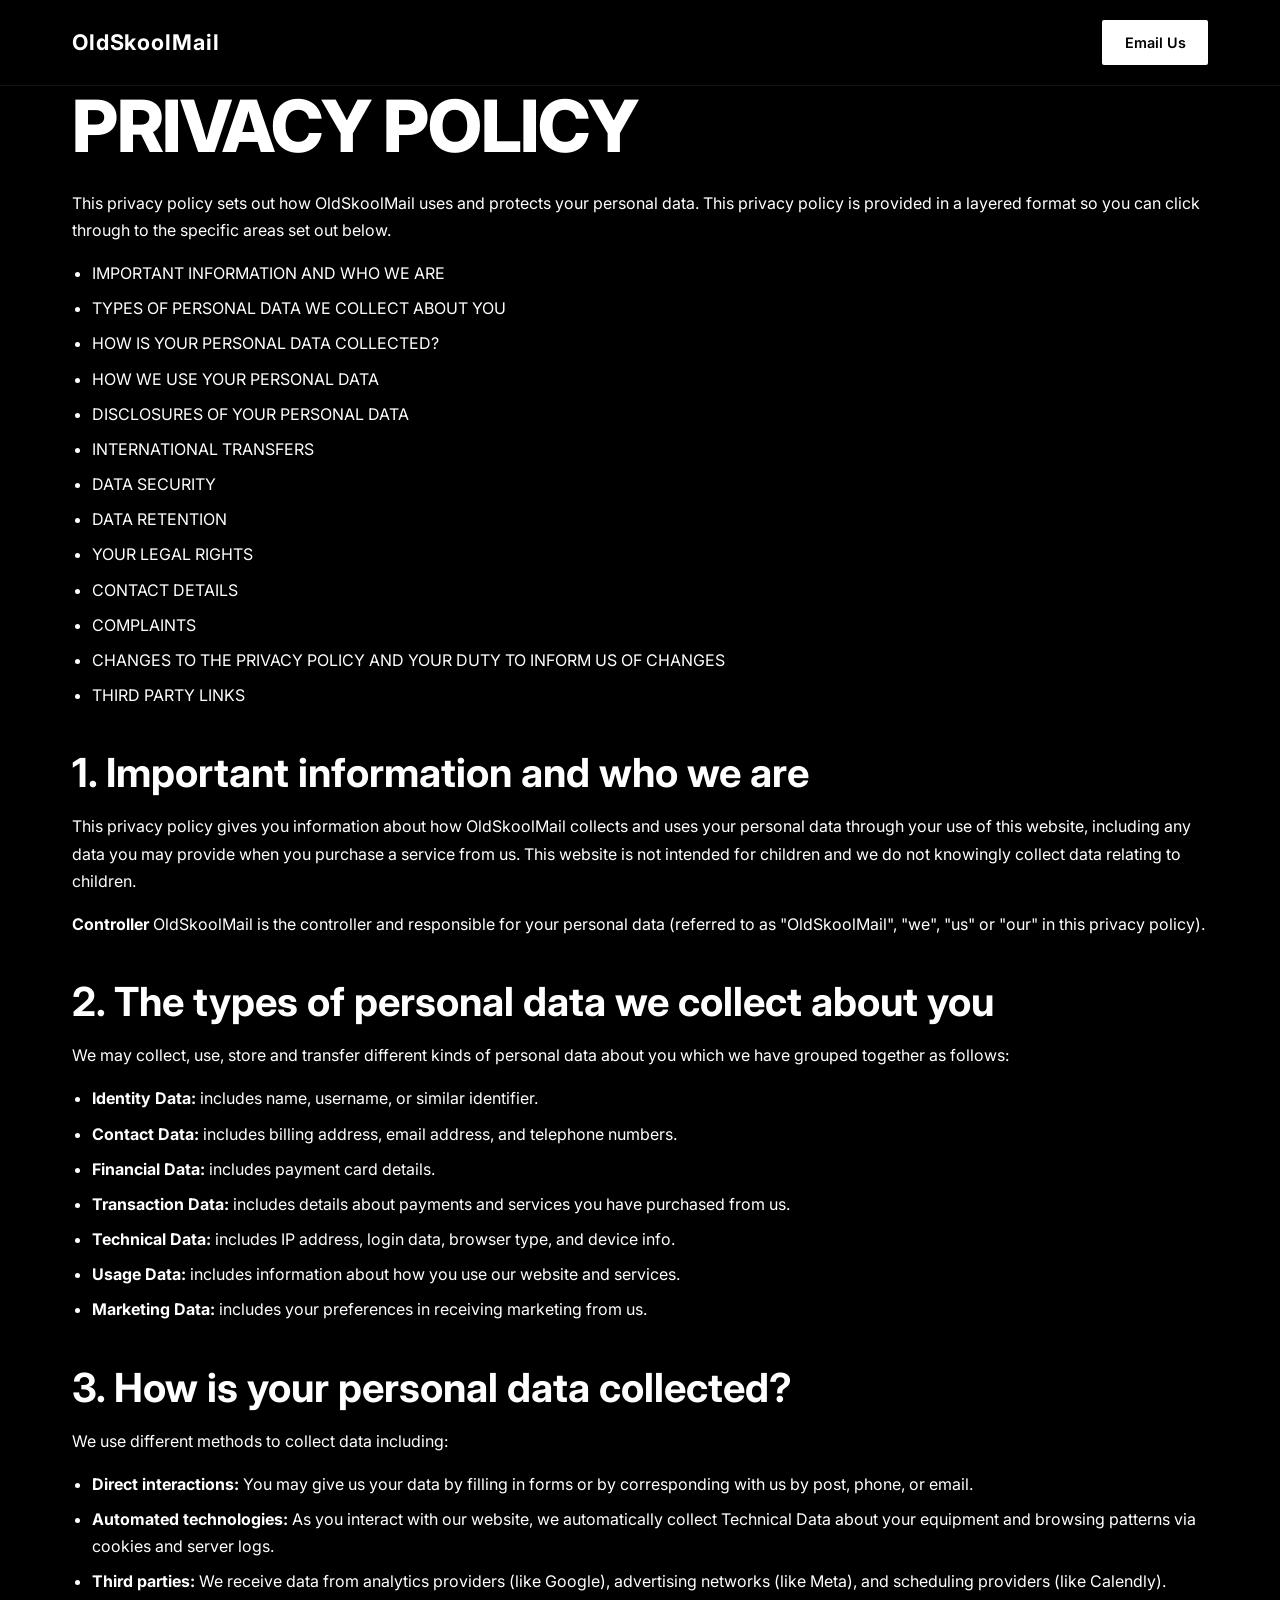
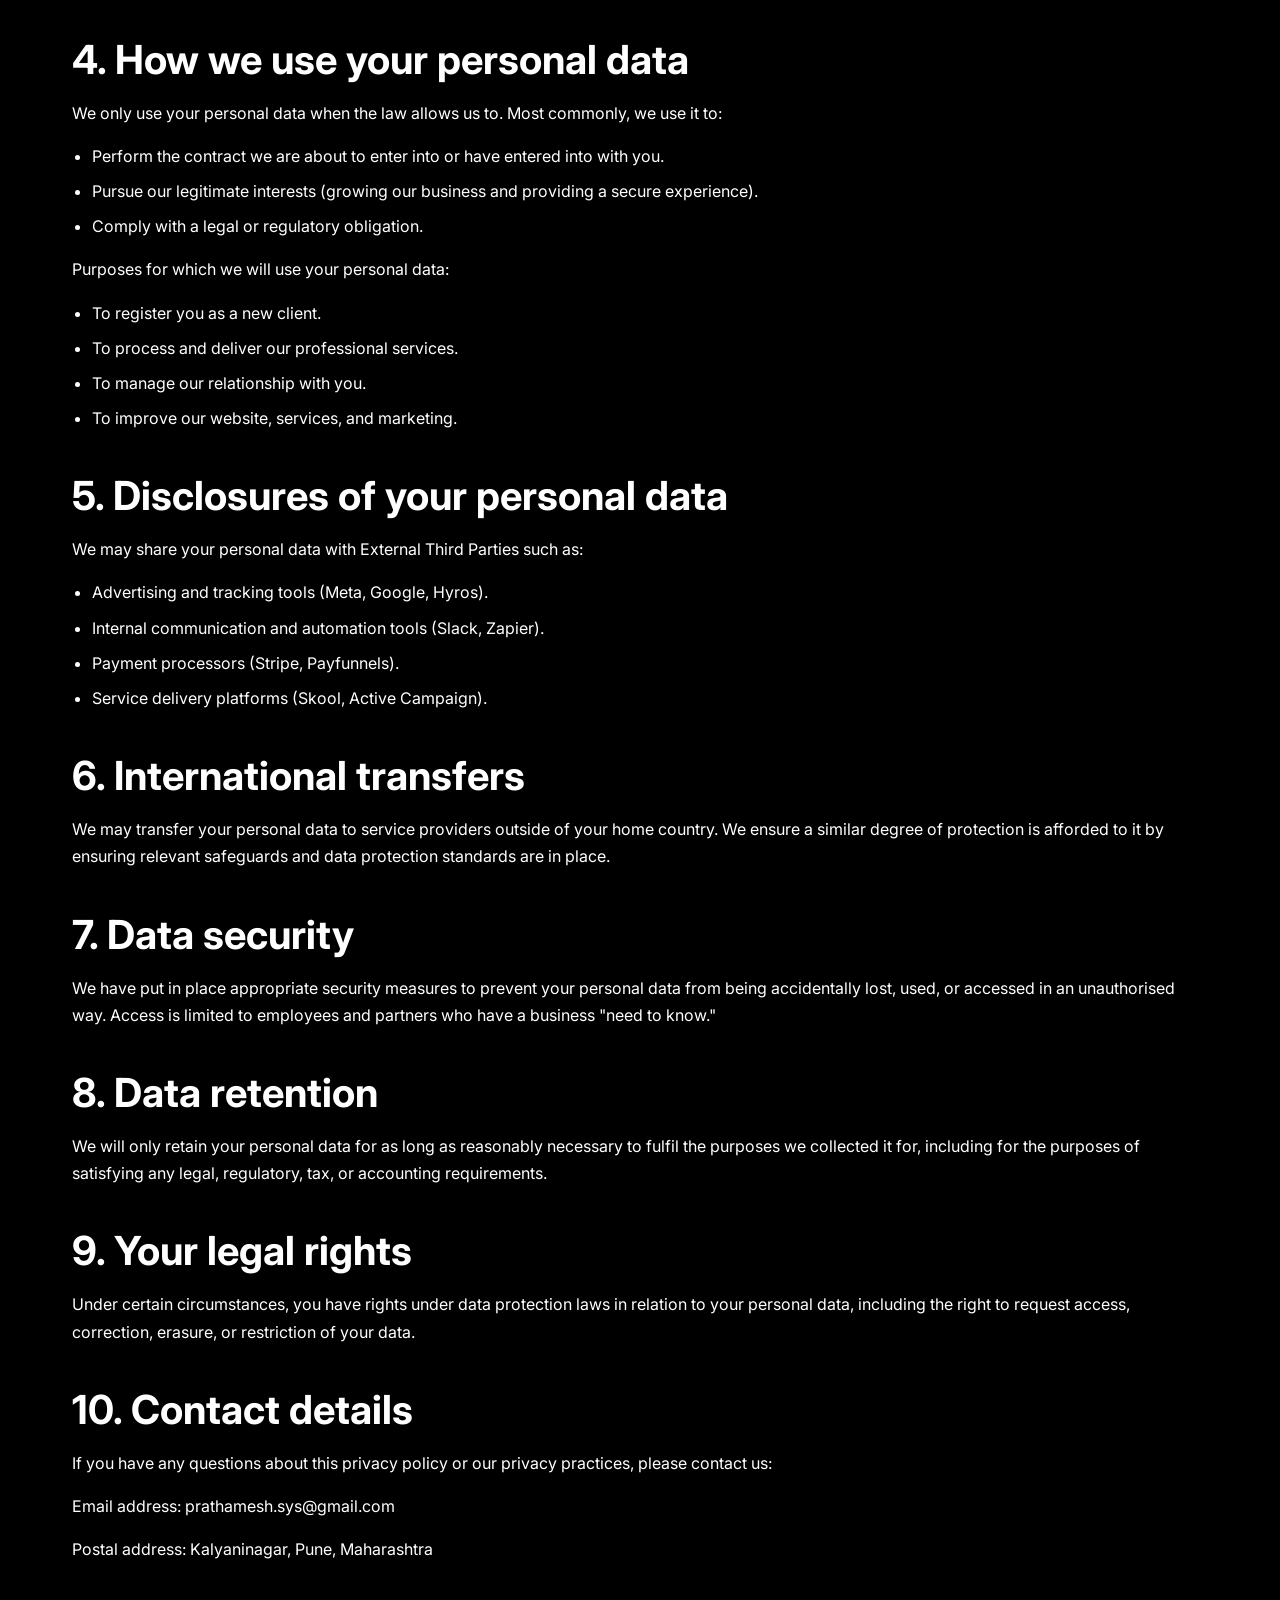
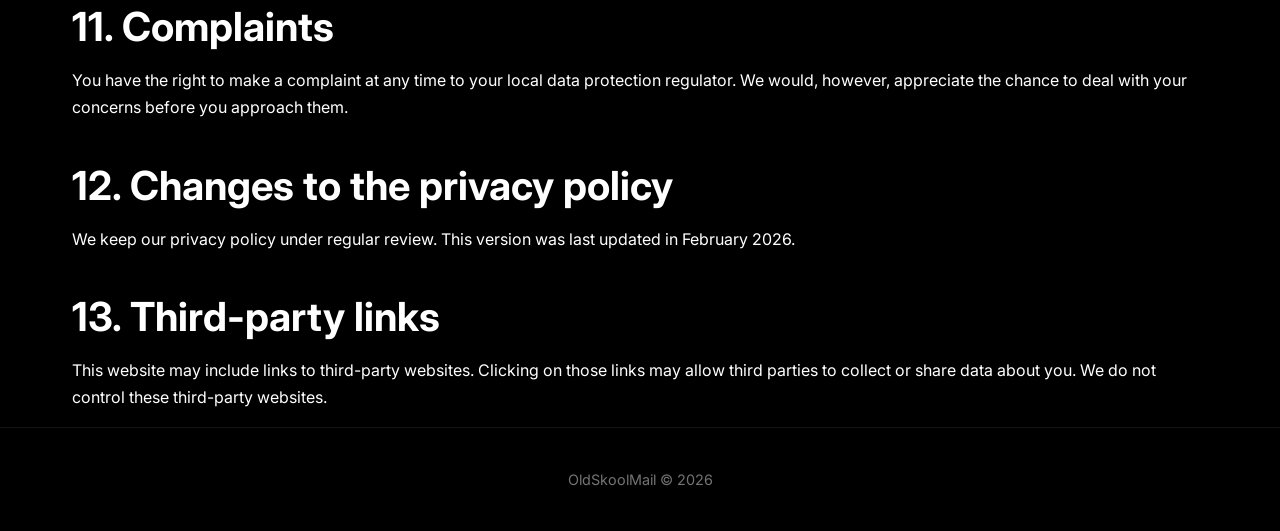
<file: privacy-policy.html>
<!DOCTYPE html>
<html lang="en">
<head>
    <meta charset="UTF-8">
    <meta name="viewport" content="width=device-width, initial-scale=1.0">
    <title>OldSkoolMail - Privacy Policy</title>
    <meta name="description" content="OldSkoolMail Privacy Policy">
    <meta property="og:title" content="OldSkoolMail - Privacy Policy">
    <meta property="og:description" content="OldSkoolMail Privacy Policy">
    <meta property="og:type" content="website">
    <link rel="stylesheet" href="styles.css">
    <link rel="preconnect" href="https://fonts.googleapis.com">
    <link rel="preconnect" href="https://fonts.gstatic.com" crossorigin>
    <link href="https://fonts.googleapis.com/css2?family=Inter:wght@400;500;600;700;800&display=swap" rel="stylesheet">
    <style>
        .policy-content h2 {
            margin-top: 2.5rem;
            margin-bottom: 1rem;
            font-size: clamp(1.75rem, 3.5vw, 2.5rem);
        }
        .policy-content h3 {
            margin-top: 1.5rem;
            margin-bottom: 0.8rem;
            font-size: clamp(1.25rem, 2.5vw, 1.75rem);
        }
        .policy-content p, .policy-content ul {
            margin-bottom: 1rem;
            font-size: 1rem;
            line-height: 1.7;
            color: var(--text-gray);
        }
        .policy-content ul {
            list-style-type: disc;
            margin-left: 20px;
        }
        .policy-content ul li {
            margin-bottom: 0.5rem;
        }
        .policy-content strong {
            color: var(--text-white);
        }
    </style>
</head>
<body>
    <!-- NAV BAR -->
    <nav class="navbar">
        <div class="nav-container">
            <div class="logo">
                <span class="logo-text">OldSkoolMail</span>
            </div>
            <a href="index.html#contact" class="nav-cta">Email Us</a>
        </div>
    </nav>

    <section class="policy-section">
        <div class="container policy-content">
            <h1>PRIVACY POLICY</h1>

            <p>This privacy policy sets out how OldSkoolMail uses and protects your personal data. This privacy policy is provided in a layered format so you can click through to the specific areas set out below.</p>

            <ul>
                <li>IMPORTANT INFORMATION AND WHO WE ARE</li>
                <li>TYPES OF PERSONAL DATA WE COLLECT ABOUT YOU</li>
                <li>HOW IS YOUR PERSONAL DATA COLLECTED?</li>
                <li>HOW WE USE YOUR PERSONAL DATA</li>
                <li>DISCLOSURES OF YOUR PERSONAL DATA</li>
                <li>INTERNATIONAL TRANSFERS</li>
                <li>DATA SECURITY</li>
                <li>DATA RETENTION</li>
                <li>YOUR LEGAL RIGHTS</li>
                <li>CONTACT DETAILS</li>
                <li>COMPLAINTS</li>
                <li>CHANGES TO THE PRIVACY POLICY AND YOUR DUTY TO INFORM US OF CHANGES</li>
                <li>THIRD PARTY LINKS</li>
            </ul>

            <h2>1. Important information and who we are</h2>
            <p>This privacy policy gives you information about how OldSkoolMail collects and uses your personal data through your use of this website, including any data you may provide when you purchase a service from us. This website is not intended for children and we do not knowingly collect data relating to children.</p>
            <p><strong>Controller</strong> OldSkoolMail is the controller and responsible for your personal data (referred to as "OldSkoolMail", "we", "us" or "our" in this privacy policy).</p>

            <h2>2. The types of personal data we collect about you</h2>
            <p>We may collect, use, store and transfer different kinds of personal data about you which we have grouped together as follows:</p>
            <ul>
                <li><strong>Identity Data:</strong> includes name, username, or similar identifier.</li>
                <li><strong>Contact Data:</strong> includes billing address, email address, and telephone numbers.</li>
                <li><strong>Financial Data:</strong> includes payment card details.</li>
                <li><strong>Transaction Data:</strong> includes details about payments and services you have purchased from us.</li>
                <li><strong>Technical Data:</strong> includes IP address, login data, browser type, and device info.</li>
                <li><strong>Usage Data:</strong> includes information about how you use our website and services.</li>
                <li><strong>Marketing Data:</strong> includes your preferences in receiving marketing from us.</li>
            </ul>

            <h2>3. How is your personal data collected?</h2>
            <p>We use different methods to collect data including:</p>
            <ul>
                <li><strong>Direct interactions:</strong> You may give us your data by filling in forms or by corresponding with us by post, phone, or email.</li>
                <li><strong>Automated technologies:</strong> As you interact with our website, we automatically collect Technical Data about your equipment and browsing patterns via cookies and server logs.</li>
                <li><strong>Third parties:</strong> We receive data from analytics providers (like Google), advertising networks (like Meta), and scheduling providers (like Calendly).</li>
            </ul>

            <h2>4. How we use your personal data</h2>
            <p>We only use your personal data when the law allows us to. Most commonly, we use it to:</p>
            <ul>
                <li>Perform the contract we are about to enter into or have entered into with you.</li>
                <li>Pursue our legitimate interests (growing our business and providing a secure experience).</li>
                <li>Comply with a legal or regulatory obligation.</li>
            </ul>
            <p>Purposes for which we will use your personal data:</p>
            <ul>
                <li>To register you as a new client.</li>
                <li>To process and deliver our professional services.</li>
                <li>To manage our relationship with you.</li>
                <li>To improve our website, services, and marketing.</li>
            </ul>

            <h2>5. Disclosures of your personal data</h2>
            <p>We may share your personal data with External Third Parties such as:</p>
            <ul>
                <li>Advertising and tracking tools (Meta, Google, Hyros).</li>
                <li>Internal communication and automation tools (Slack, Zapier).</li>
                <li>Payment processors (Stripe, Payfunnels).</li>
                <li>Service delivery platforms (Skool, Active Campaign).</li>
            </ul>

            <h2>6. International transfers</h2>
            <p>We may transfer your personal data to service providers outside of your home country. We ensure a similar degree of protection is afforded to it by ensuring relevant safeguards and data protection standards are in place.</p>

            <h2>7. Data security</h2>
            <p>We have put in place appropriate security measures to prevent your personal data from being accidentally lost, used, or accessed in an unauthorised way. Access is limited to employees and partners who have a business "need to know."</p>

            <h2>8. Data retention</h2>
            <p>We will only retain your personal data for as long as reasonably necessary to fulfil the purposes we collected it for, including for the purposes of satisfying any legal, regulatory, tax, or accounting requirements.</p>

            <h2>9. Your legal rights</h2>
            <p>Under certain circumstances, you have rights under data protection laws in relation to your personal data, including the right to request access, correction, erasure, or restriction of your data.</p>

            <h2>10. Contact details</h2>
            <p>If you have any questions about this privacy policy or our privacy practices, please contact us:</p>
            <p>Email address: prathamesh.sys@gmail.com</p>
            <p>Postal address: Kalyaninagar, Pune, Maharashtra</p>

            <h2>11. Complaints</h2>
            <p>You have the right to make a complaint at any time to your local data protection regulator. We would, however, appreciate the chance to deal with your concerns before you approach them.</p>

            <h2>12. Changes to the privacy policy</h2>
            <p>We keep our privacy policy under regular review. This version was last updated in February 2026.</p>

            <h2>13. Third-party links</h2>
            <p>This website may include links to third-party websites. Clicking on those links may allow third parties to collect or share data about you. We do not control these third-party websites.</p>
        </div>
    </section>

    <!-- FOOTER -->
    <footer class="footer">
        <div class="container">
            <p>OldSkoolMail © 2026</p>
        </div>
    </footer>
</body>
</html>
</file>
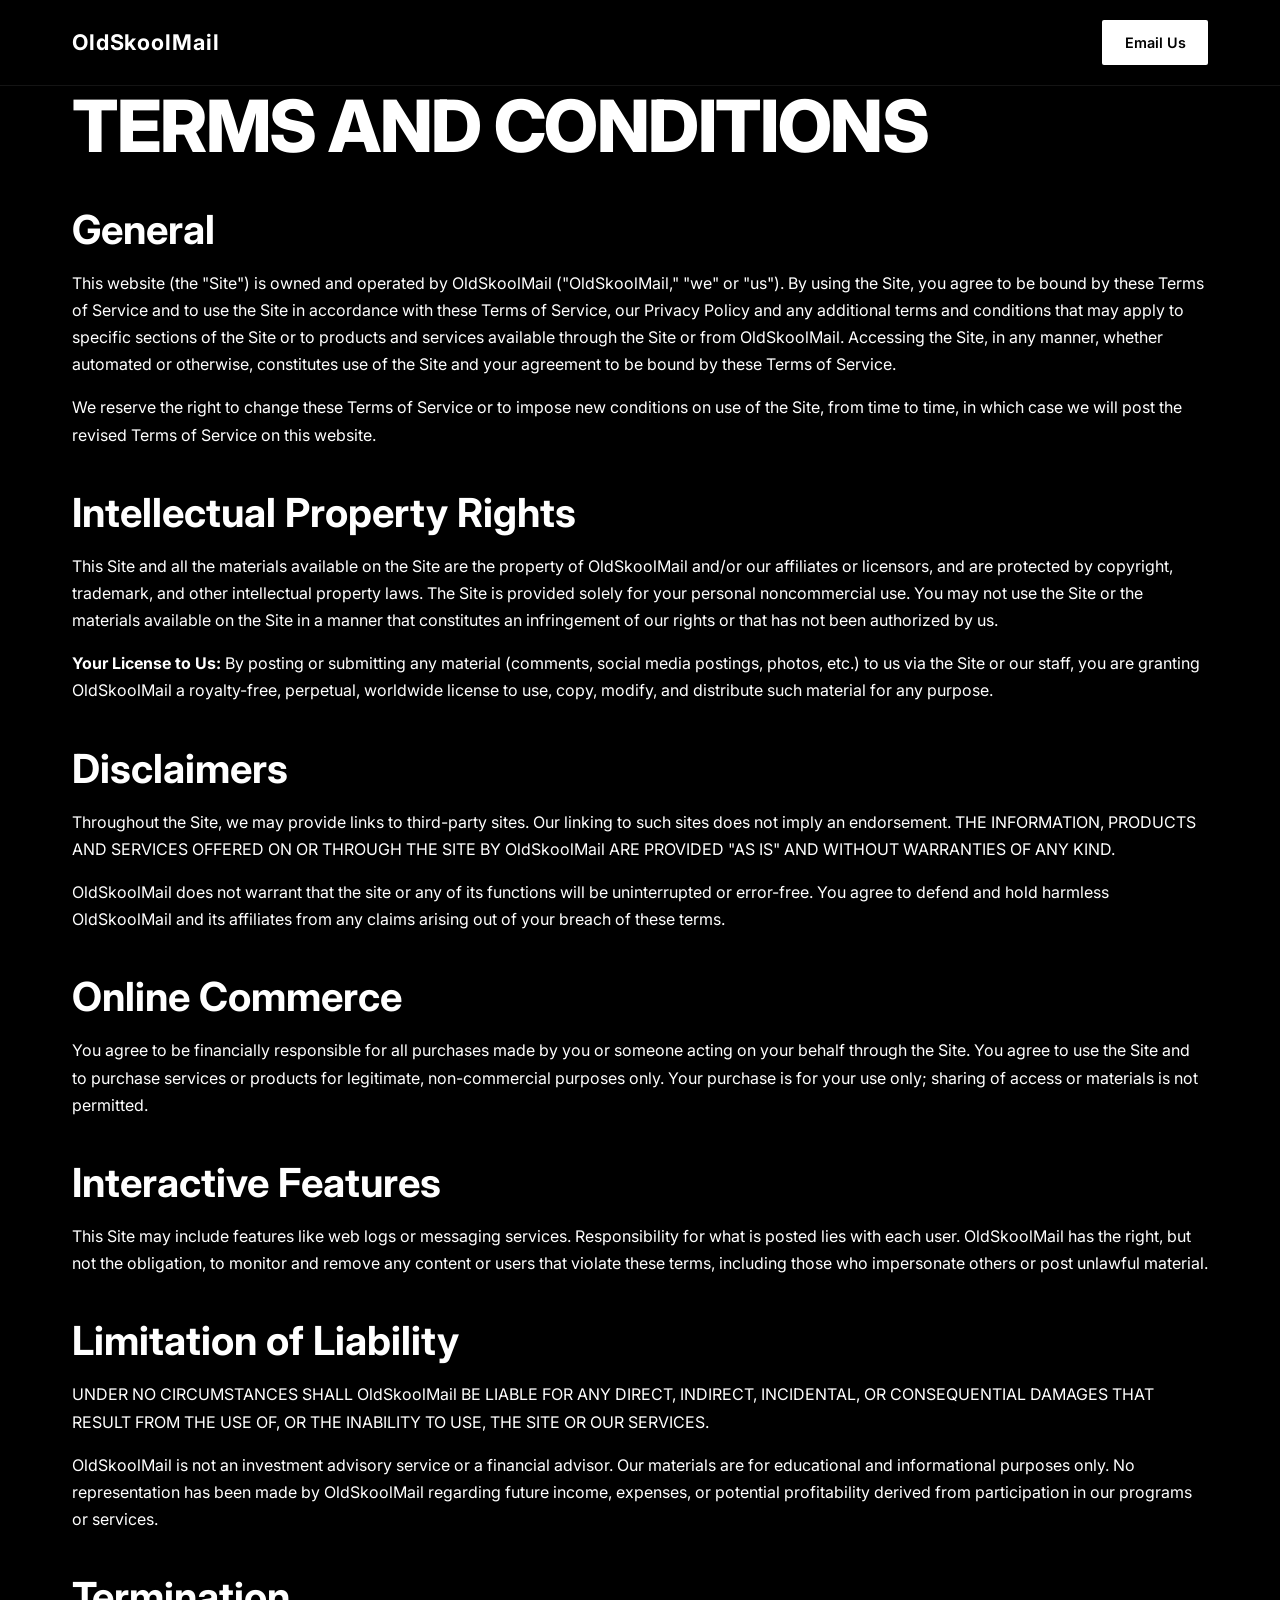
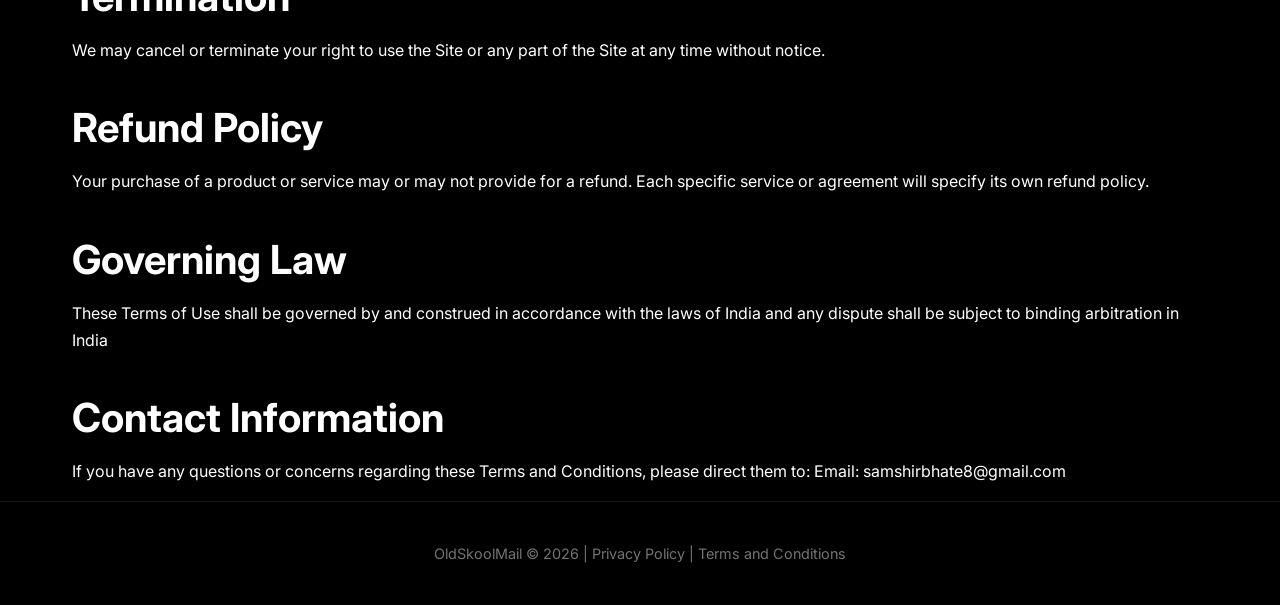
<file: terms-and-conditions.html>
<!DOCTYPE html>
<html lang="en">
<head>
    <meta charset="UTF-8">
    <meta name="viewport" content="width=device-width, initial-scale=1.0">
    <title>OldSkoolMail - Terms and Conditions</title>
    <meta name="description" content="OldSkoolMail Terms and Conditions">
    <meta property="og:title" content="OldSkoolMail - Terms and Conditions">
    <meta property="og:description" content="OldSkoolMail Terms and Conditions">
    <meta property="og:type" content="website">
    <link rel="stylesheet" href="styles.css">
    <link rel="preconnect" href="https://fonts.googleapis.com">
    <link rel="preconnect" href="https://fonts.gstatic.com" crossorigin>
    <link href="https://fonts.googleapis.com/css2?family=Inter:wght@400;500;600;700;800&display=swap" rel="stylesheet">
    <style>
        .policy-content h2 {
            margin-top: 2.5rem;
            margin-bottom: 1rem;
            font-size: clamp(1.75rem, 3.5vw, 2.5rem);
        }
        .policy-content h3 {
            margin-top: 1.5rem;
            margin-bottom: 0.8rem;
            font-size: clamp(1.25rem, 2.5vw, 1.75rem);
        }
        .policy-content p, .policy-content ul {
            margin-bottom: 1rem;
            font-size: 1rem;
            line-height: 1.7;
            color: var(--text-gray);
        }
        .policy-content ul {
            list-style-type: disc;
            margin-left: 20px;
        }
        .policy-content ul li {
            margin-bottom: 0.5rem;
        }
        .policy-content strong {
            color: var(--text-white);
        }
    </style>
</head>
<body>
    <!-- NAV BAR -->
    <nav class="navbar">
        <div class="nav-container">
            <div class="logo">
                <span class="logo-text">OldSkoolMail</span>
            </div>
            <a href="index.html#contact" class="nav-cta">Email Us</a>
        </div>
    </nav>

    <section class="policy-section">
        <div class="container policy-content">
            <h1>TERMS AND CONDITIONS</h1>

            <h2>General</h2>
            <p>This website (the "Site") is owned and operated by OldSkoolMail ("OldSkoolMail," "we" or "us"). By using the Site, you agree to be bound by these Terms of Service and to use the Site in accordance with these Terms of Service, our Privacy Policy and any additional terms and conditions that may apply to specific sections of the Site or to products and services available through the Site or from OldSkoolMail. Accessing the Site, in any manner, whether automated or otherwise, constitutes use of the Site and your agreement to be bound by these Terms of Service.</p>
            <p>We reserve the right to change these Terms of Service or to impose new conditions on use of the Site, from time to time, in which case we will post the revised Terms of Service on this website.</p>

            <h2>Intellectual Property Rights</h2>
            <p>This Site and all the materials available on the Site are the property of OldSkoolMail and/or our affiliates or licensors, and are protected by copyright, trademark, and other intellectual property laws. The Site is provided solely for your personal noncommercial use. You may not use the Site or the materials available on the Site in a manner that constitutes an infringement of our rights or that has not been authorized by us.</p>
            <p><strong>Your License to Us:</strong> By posting or submitting any material (comments, social media postings, photos, etc.) to us via the Site or our staff, you are granting OldSkoolMail a royalty-free, perpetual, worldwide license to use, copy, modify, and distribute such material for any purpose.</p>

            <h2>Disclaimers</h2>
            <p>Throughout the Site, we may provide links to third-party sites. Our linking to such sites does not imply an endorsement. THE INFORMATION, PRODUCTS AND SERVICES OFFERED ON OR THROUGH THE SITE BY OldSkoolMail ARE PROVIDED "AS IS" AND WITHOUT WARRANTIES OF ANY KIND.</p>
            <p>OldSkoolMail does not warrant that the site or any of its functions will be uninterrupted or error-free. You agree to defend and hold harmless OldSkoolMail and its affiliates from any claims arising out of your breach of these terms.</p>

            <h2>Online Commerce</h2>
            <p>You agree to be financially responsible for all purchases made by you or someone acting on your behalf through the Site. You agree to use the Site and to purchase services or products for legitimate, non-commercial purposes only. Your purchase is for your use only; sharing of access or materials is not permitted.</p>

            <h2>Interactive Features</h2>
            <p>This Site may include features like web logs or messaging services. Responsibility for what is posted lies with each user. OldSkoolMail has the right, but not the obligation, to monitor and remove any content or users that violate these terms, including those who impersonate others or post unlawful material.</p>

            <h2>Limitation of Liability</h2>
            <p>UNDER NO CIRCUMSTANCES SHALL OldSkoolMail BE LIABLE FOR ANY DIRECT, INDIRECT, INCIDENTAL, OR CONSEQUENTIAL DAMAGES THAT RESULT FROM THE USE OF, OR THE INABILITY TO USE, THE SITE OR OUR SERVICES.</p>
            <p>OldSkoolMail is not an investment advisory service or a financial advisor. Our materials are for educational and informational purposes only. No representation has been made by OldSkoolMail regarding future income, expenses, or potential profitability derived from participation in our programs or services.</p>

            <h2>Termination</h2>
            <p>We may cancel or terminate your right to use the Site or any part of the Site at any time without notice.</p>

            <h2>Refund Policy</h2>
            <p>Your purchase of a product or service may or may not provide for a refund. Each specific service or agreement will specify its own refund policy.</p>

            <h2>Governing Law</h2>
            <p>These Terms of Use shall be governed by and construed in accordance with the laws of India and any dispute shall be subject to binding arbitration in India</p>

            <h2>Contact Information</h2>
            <p>If you have any questions or concerns regarding these Terms and Conditions, please direct them to: Email: samshirbhate8@gmail.com</p>
        </div>
    </section>

    <!-- FOOTER -->
    <footer class="footer">
        <div class="container">
            <p>OldSkoolMail © 2026 | <a href="privacy-policy.html">Privacy Policy</a> | <a href="terms-and-conditions.html">Terms and Conditions</a></p>
        </div>
    </footer>
</body>
</html>
</file>
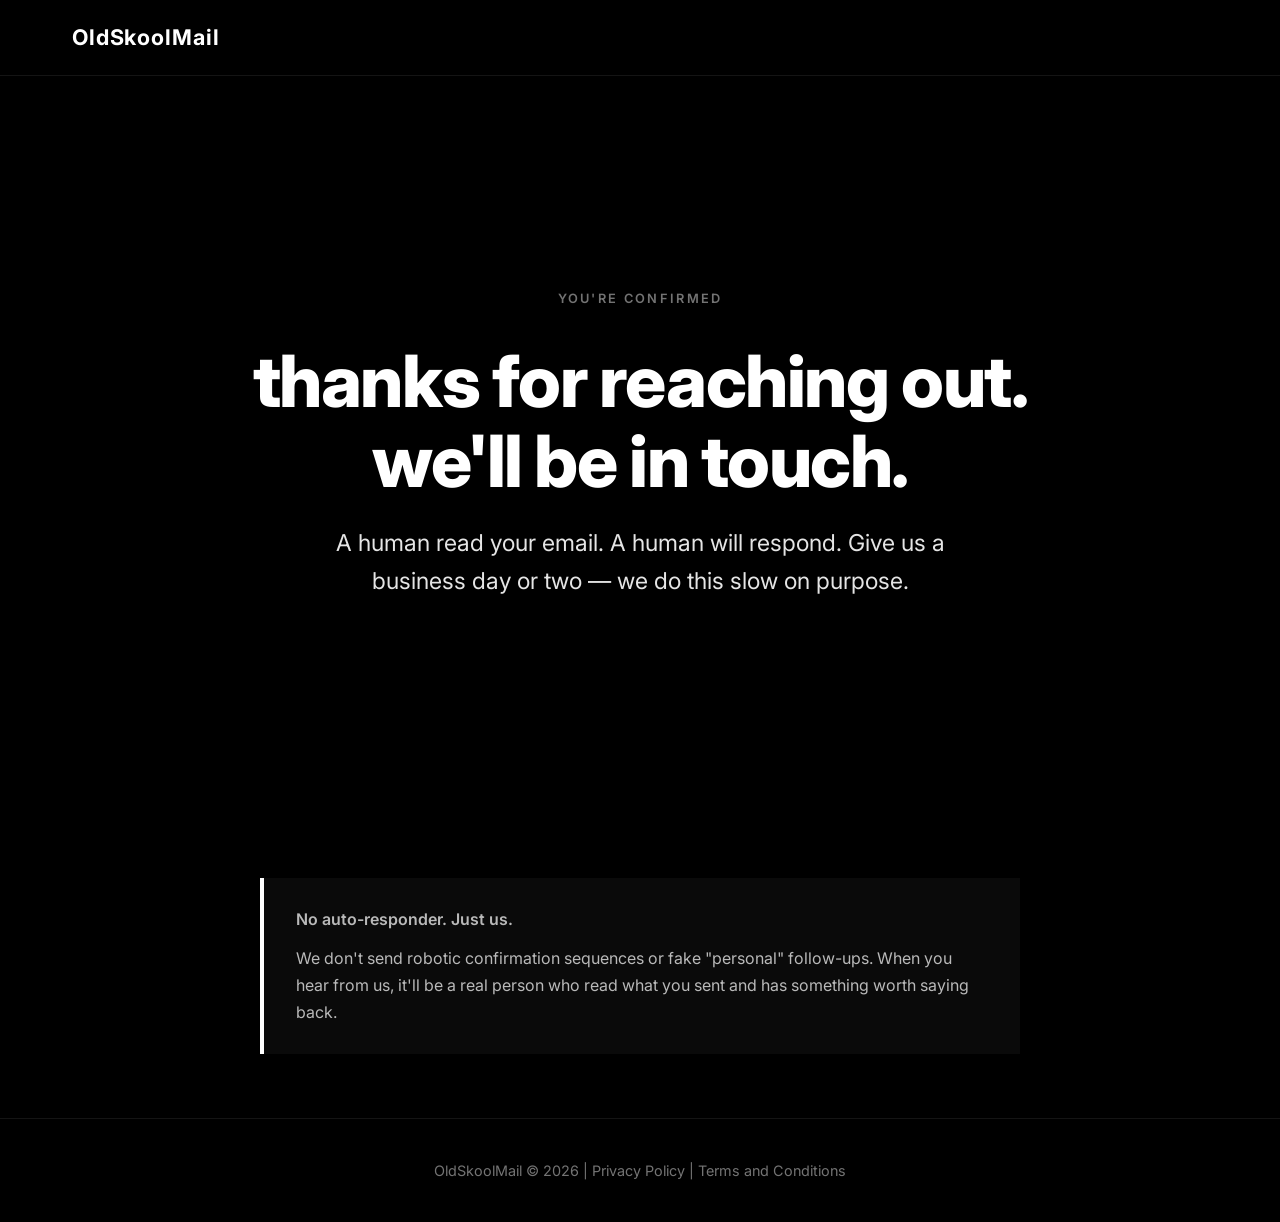
<file: thank-you.html>
<!DOCTYPE html>
<html lang="en">
<head>
    <meta charset="UTF-8">
    <meta name="viewport" content="width=device-width, initial-scale=1.0">
    <title>You're Confirmed - OldSkoolMail</title>
    <meta name="description" content="Thanks for reaching out to OldSkoolMail. We'll be in touch shortly.">
    <meta property="og:title" content="You're Confirmed - OldSkoolMail">
    <meta property="og:description" content="Thanks for reaching out to OldSkoolMail. We'll be in touch shortly.">
    <meta property="og:type" content="website">
    <link rel="stylesheet" href="styles.css">
    <link rel="preconnect" href="https://fonts.googleapis.com">
    <link rel="preconnect" href="https://fonts.gstatic.com" crossorigin>
    <link href="https://fonts.googleapis.com/css2?family=Inter:wght@400;500;600;700;800&display=swap" rel="stylesheet">
</head>
<body>
    <!-- NAV BAR -->
    <nav class="navbar">
        <div class="nav-container">
            <div class="logo">
                <span class="logo-text">OldSkoolMail</span>
            </div>
        </div>
    </nav>

    <!-- HERO CONFIRMATION -->
    <section class="hero">
        <div class="container">
            <div class="eyebrow">YOU'RE CONFIRMED</div>
            <h1 class="hero-headline">Thanks for reaching out. We'll be in touch.</h1>
            <p class="hero-subheadline">A human read your email. A human will respond. Give us a business day or two — we do this slow on purpose.</p>
        </div>
    </section>

    <!-- RESPECT BLOCK -->
    <section class="respect-section">
        <div class="container">
            <div class="highlight-box">
                <p class="highlight-text">No auto-responder. Just us.</p>
                <p>We don't send robotic confirmation sequences or fake "personal" follow-ups. When you hear from us, it'll be a real person who read what you sent and has something worth saying back.</p>
            </div>
        </div>
    </section>

    <!-- FOOTER -->
    <footer class="footer">
        <div class="container">
            <p>OldSkoolMail © 2026 | <a href="privacy-policy.html" style="color: inherit; text-decoration: none;">Privacy Policy</a> | <a href="terms-and-conditions.html" style="color: inherit; text-decoration: none;">Terms and Conditions</a></p>
        </div>
    </footer>
</body>
</html>
</file>
<file: styles.css>
/* Reset */
* { margin: 0; padding: 0; box-sizing: border-box; }

html { scroll-behavior: smooth; }

:root {
    --black: #000;
    --white: #fff;
    --gray: #e5e5e5;
}

body {
    font-family: 'Inter', sans-serif;
    background: var(--black);
    color: var(--white);
    line-height: 1.6;
    -webkit-font-smoothing: antialiased;
    overflow-x: hidden;
}

.container { max-width: 1200px; margin: 0 auto; padding: 0 2rem; }
.container.narrow { max-width: 760px; }
.cta-center { text-align: center; }

/* Type */
h1 {
    font-size: clamp(2.6rem, 6vw, 4.5rem);
    font-weight: 800;
    line-height: 1.1;
    letter-spacing: -0.02em;
    margin-bottom: 1.5rem;
}
h2 {
    font-size: clamp(2rem, 4vw, 3rem);
    font-weight: 700;
    line-height: 1.2;
    margin-bottom: 1.75rem;
}
.body-text {
    font-size: clamp(1.1rem, 2vw, 1.25rem);
    line-height: 1.85;
    color: var(--gray);
    margin-bottom: 1.5rem;
}
.section-label {
    font-size: 0.8rem;
    font-weight: 600;
    letter-spacing: 0.18em;
    text-transform: uppercase;
    color: var(--gray);
    opacity: 0.5;
    margin-bottom: 1rem;
}

/* Nav */
.navbar {
    position: sticky;
    top: 0;
    background: var(--black);
    border-bottom: 1px solid rgba(255,255,255,0.08);
    z-index: 100;
    padding: 1.25rem 0;
}
.nav-container {
    max-width: 1200px;
    margin: 0 auto;
    padding: 0 2rem;
    display: flex;
    justify-content: space-between;
    align-items: center;
}
.logo {
    display: inline-flex;
    align-items: center;
    gap: 0.6rem;
    text-decoration: none;
}
.logo-text {
    font-size: 1.35rem;
    font-weight: 700;
    letter-spacing: 0.04em;
    color: var(--white);
}
.nav-cta {
    font-size: 0.9rem;
    font-weight: 600;
    color: var(--black);
    background: var(--white);
    padding: 0.7rem 1.4rem;
    text-decoration: none;
    border-radius: 2px;
    min-height: 44px;
    display: inline-flex;
    align-items: center;
    transition: opacity 0.2s;
}
.nav-cta:hover { opacity: 0.88; }

/* Hero */
.hero {
    min-height: 82vh;
    display: flex;
    align-items: center;
    padding: clamp(5rem, 10vh, 9rem) 0;
    text-align: center;
}
.hero .container { max-width: 860px; }
.hero h1 {
    text-transform: lowercase;
}
.hero-tagline {
    font-size: clamp(0.95rem, 1.8vw, 1.15rem);
    font-weight: 600;
    letter-spacing: 0.05em;
    color: var(--gray);
    opacity: 0.7;
    margin-bottom: 3rem;
}

/* CTA Button */
.cta-button {
    display: inline-block;
    font-size: 1.1rem;
    font-weight: 700;
    color: var(--black);
    background: var(--white);
    padding: 1.2rem 2.5rem;
    text-decoration: none;
    border-radius: 2px;
    transition: opacity 0.2s;
    min-height: 44px;
}
.cta-button:hover { opacity: 0.88; }

/* Sections shared */
.what-section      { padding: 8rem 0; background: rgba(255,255,255,0.02); }
.promise-section   { padding: 8rem 0; }
.why-section       { padding: 8rem 0; background: rgba(255,255,255,0.02); }
.process-section   { padding: 8rem 0; }
.audience-section  { padding: 8rem 0; background: rgba(255,255,255,0.02); }
.faq-section       { padding: 8rem 0; }
.final-cta         { padding: 8rem 0; background: rgba(255,255,255,0.02); }

/* Promise Grid */
.promise-grid {
    display: grid;
    grid-template-columns: 1fr 1fr;
    gap: 2px;
    max-width: 1000px;
    margin: 0 auto;
    border: 1px solid rgba(255,255,255,0.08);
    border-radius: 4px;
    overflow: hidden;
    background: rgba(255,255,255,0.08);
}
.promise-card {
    padding: 2.5rem 2rem;
    background: var(--black);
}
.promise-card h3 {
    font-size: clamp(1.1rem, 2vw, 1.35rem);
    font-weight: 700;
    line-height: 1.3;
    margin-bottom: 0.75rem;
}
.promise-card p {
    font-size: 1rem;
    line-height: 1.7;
    color: var(--gray);
    opacity: 0.8;
}

/* Process Grid */
.process-grid {
    max-width: 900px;
    margin: 0 auto;
    border: 1px solid rgba(255,255,255,0.08);
    border-radius: 4px;
    overflow: hidden;
}
.process-row {
    display: grid;
    grid-template-columns: 180px 1fr;
    border-bottom: 1px solid rgba(255,255,255,0.06);
}
.process-row:last-child { border-bottom: none; }
.process-label {
    padding: 1.25rem 1.5rem;
    font-weight: 700;
    font-size: 0.95rem;
    text-transform: uppercase;
    letter-spacing: 0.05em;
    color: var(--white);
    background: rgba(255,255,255,0.03);
    border-right: 1px solid rgba(255,255,255,0.06);
}
.process-desc {
    padding: 1.25rem 1.5rem;
    font-size: 1rem;
    line-height: 1.7;
    color: var(--gray);
    opacity: 0.85;
}

/* Audience Grid */
.audience-grid {
    display: grid;
    grid-template-columns: 1fr 1fr;
    gap: 2px;
    max-width: 900px;
    margin: 0 auto;
    border: 1px solid rgba(255,255,255,0.08);
    border-radius: 4px;
    overflow: hidden;
    background: rgba(255,255,255,0.08);
}
.audience-col {
    padding: 2.5rem 2rem;
    background: var(--black);
}
.audience-label {
    font-size: 0.75rem;
    font-weight: 600;
    letter-spacing: 0.2em;
    text-transform: uppercase;
    margin-bottom: 1.5rem;
    opacity: 0.5;
    color: var(--gray);
}
.audience-col ul {
    list-style: none;
    display: flex;
    flex-direction: column;
    gap: 1rem;
}
.audience-col li {
    font-size: 1rem;
    line-height: 1.6;
    padding-left: 1.4rem;
    position: relative;
    color: var(--gray);
    opacity: 0.85;
}
.audience-col.for li::before {
    content: '→';
    position: absolute;
    left: 0;
    color: var(--white);
}
.audience-col.not-for li::before {
    content: '–';
    position: absolute;
    left: 0;
    opacity: 0.5;
}
.audience-col.not-for li {
    opacity: 0.45;
}

/* FAQ */
.faq-list {
    display: flex;
    flex-direction: column;
    gap: 1px;
    border: 1px solid rgba(255,255,255,0.08);
    border-radius: 4px;
    overflow: hidden;
    background: rgba(255,255,255,0.08);
}
.faq-item {
    background: var(--black);
    padding: 1.5rem 2rem;
}
.faq-item summary {
    font-size: 1.1rem;
    font-weight: 600;
    cursor: pointer;
    list-style: none;
    display: flex;
    align-items: center;
    justify-content: space-between;
    user-select: none;
}
.faq-item summary::-webkit-details-marker { display: none; }
.faq-item summary::after {
    content: '+';
    font-size: 1.4rem;
    font-weight: 400;
    opacity: 0.4;
    transition: transform 0.2s;
}
.faq-item[open] summary::after {
    content: '−';
}
.faq-item p {
    margin-top: 1.25rem;
    font-size: 1rem;
    line-height: 1.7;
    color: var(--gray);
    opacity: 0.8;
}

/* Eyebrow */
.eyebrow {
    font-size: 0.8rem;
    font-weight: 600;
    letter-spacing: 0.18em;
    text-transform: uppercase;
    color: var(--gray);
    opacity: 0.5;
    margin-bottom: 2rem;
}
.hero-subheadline {
    font-size: clamp(1.2rem, 2.5vw, 1.45rem);
    color: var(--gray);
    line-height: 1.65;
    max-width: 680px;
    margin: 0 auto;
}

/* Respect / Highlight box */
.respect-section { padding: 4rem 0; }
.highlight-box {
    border-left: 4px solid var(--white);
    background: rgba(255,255,255,0.04);
    padding: 1.75rem 2rem;
    max-width: 760px;
    margin: 0 auto;
}
.highlight-text {
    font-size: clamp(1.2rem, 2.5vw, 1.45rem);
    font-weight: 600;
    line-height: 1.55;
    margin-bottom: 0.75rem;
}
.highlight-box p {
    font-size: 1rem;
    line-height: 1.7;
    color: var(--gray);
    opacity: 0.8;
}

/* Footer */
.footer {
    padding: 2.5rem 0;
    border-top: 1px solid rgba(255,255,255,0.08);
    text-align: center;
}
.footer p { font-size: 0.9rem; color: var(--gray); opacity: 0.5; }
.footer a { color: inherit; text-decoration: none; }

/* Mobile */
@media (max-width: 768px) {
    .container, .nav-container { padding: 0 1.5rem; }
    .hero { padding: 4rem 0; min-height: auto; }
    section { padding: 5rem 0 !important; }
    .promise-grid { grid-template-columns: 1fr; }
    .audience-grid { grid-template-columns: 1fr; }
    .process-row { grid-template-columns: 1fr; }
    .process-label {
        border-right: none;
        border-bottom: 1px solid rgba(255,255,255,0.06);
        padding-bottom: 0.5rem;
    }
    .process-desc { padding-top: 0.5rem; }
    .faq-item { padding: 1.25rem 1.5rem; }
}
@media (max-width: 480px) {
    .nav-cta { font-size: 0.85rem; padding: 0.65rem 1.1rem; }
    .cta-button { padding: 1rem 2rem; font-size: 1rem; }
}
</file>
